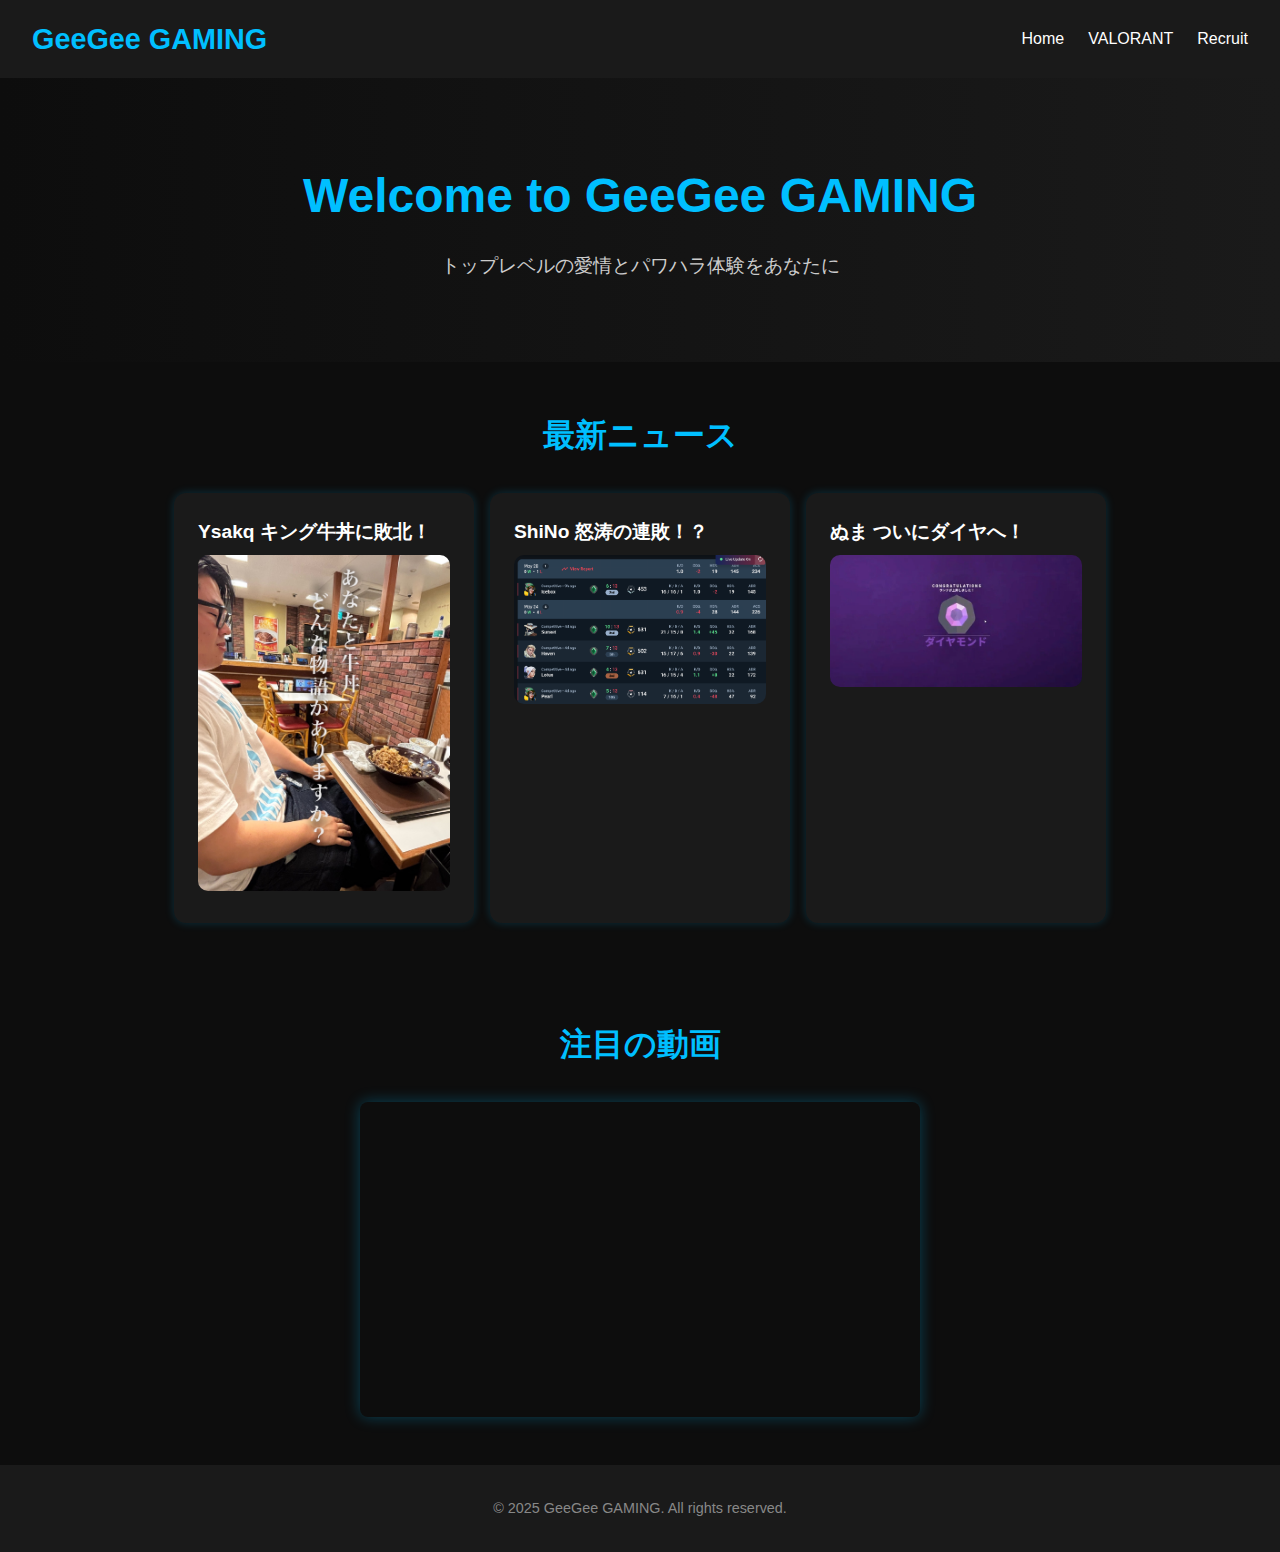
<file: index.html>
<!DOCTYPE html>
<html lang="ja">
<head>
  <meta charset="UTF-8">
  <meta name="viewport" content="width=device-width, initial-scale=1.0">
  <title>GeeGee GAMING | Top</title>
  <link rel="stylesheet" href="css/zeta.css">
  <script defer src="js/main.js"></script>
</head>
<body>
  <header>
    <nav class="navbar fade-in">
      <div class="logo">GeeGee GAMING</div>
      <ul class="nav-links">
        <li><a href="index.html">Home</a></li>
        <li><a href="valorant.html">VALORANT</a></li>
        <li><a href="creator.html">Recruit</a></li>
      </ul>
    </nav>
  </header>

  <main>
    <section class="hero fade-in">
      <h1>Welcome to GeeGee GAMING</h1>
      <p>トップレベルの愛情とパワハラ体験をあなたに</p>
    </section>

    <section class="news fade-in">
      <h2>最新ニュース</h2>
      <div class="news-slider">
        <div class="news-item">
            <h3>Ysakq キング牛丼に敗北！</h3>
            <img src="images/king.jpg">
        </div>
        <div class="news-item">
            <h3>ShiNo 怒涛の連敗！？</h3>
            <img src="images/renpai.png" >
        </div>
        <div class="news-item">
            <h3>ぬま ついにダイヤへ！</h3>
            <img src="images/daiya.webp">
        </div>
      </div>
    </section>

    <section class="media">
      <h2>注目の動画</h2>
      <div class="video-wrapper">
        <iframe width="560" height="315" src="https://www.youtube.com/embed/Pl4I2YuPO88" title="YouTube video" allowfullscreen></iframe>
      </div>
    </section>
  </main>

  <footer>
    <p>&copy; 2025 GeeGee GAMING. All rights reserved.</p>
  </footer>
</body>
</html>
</file>
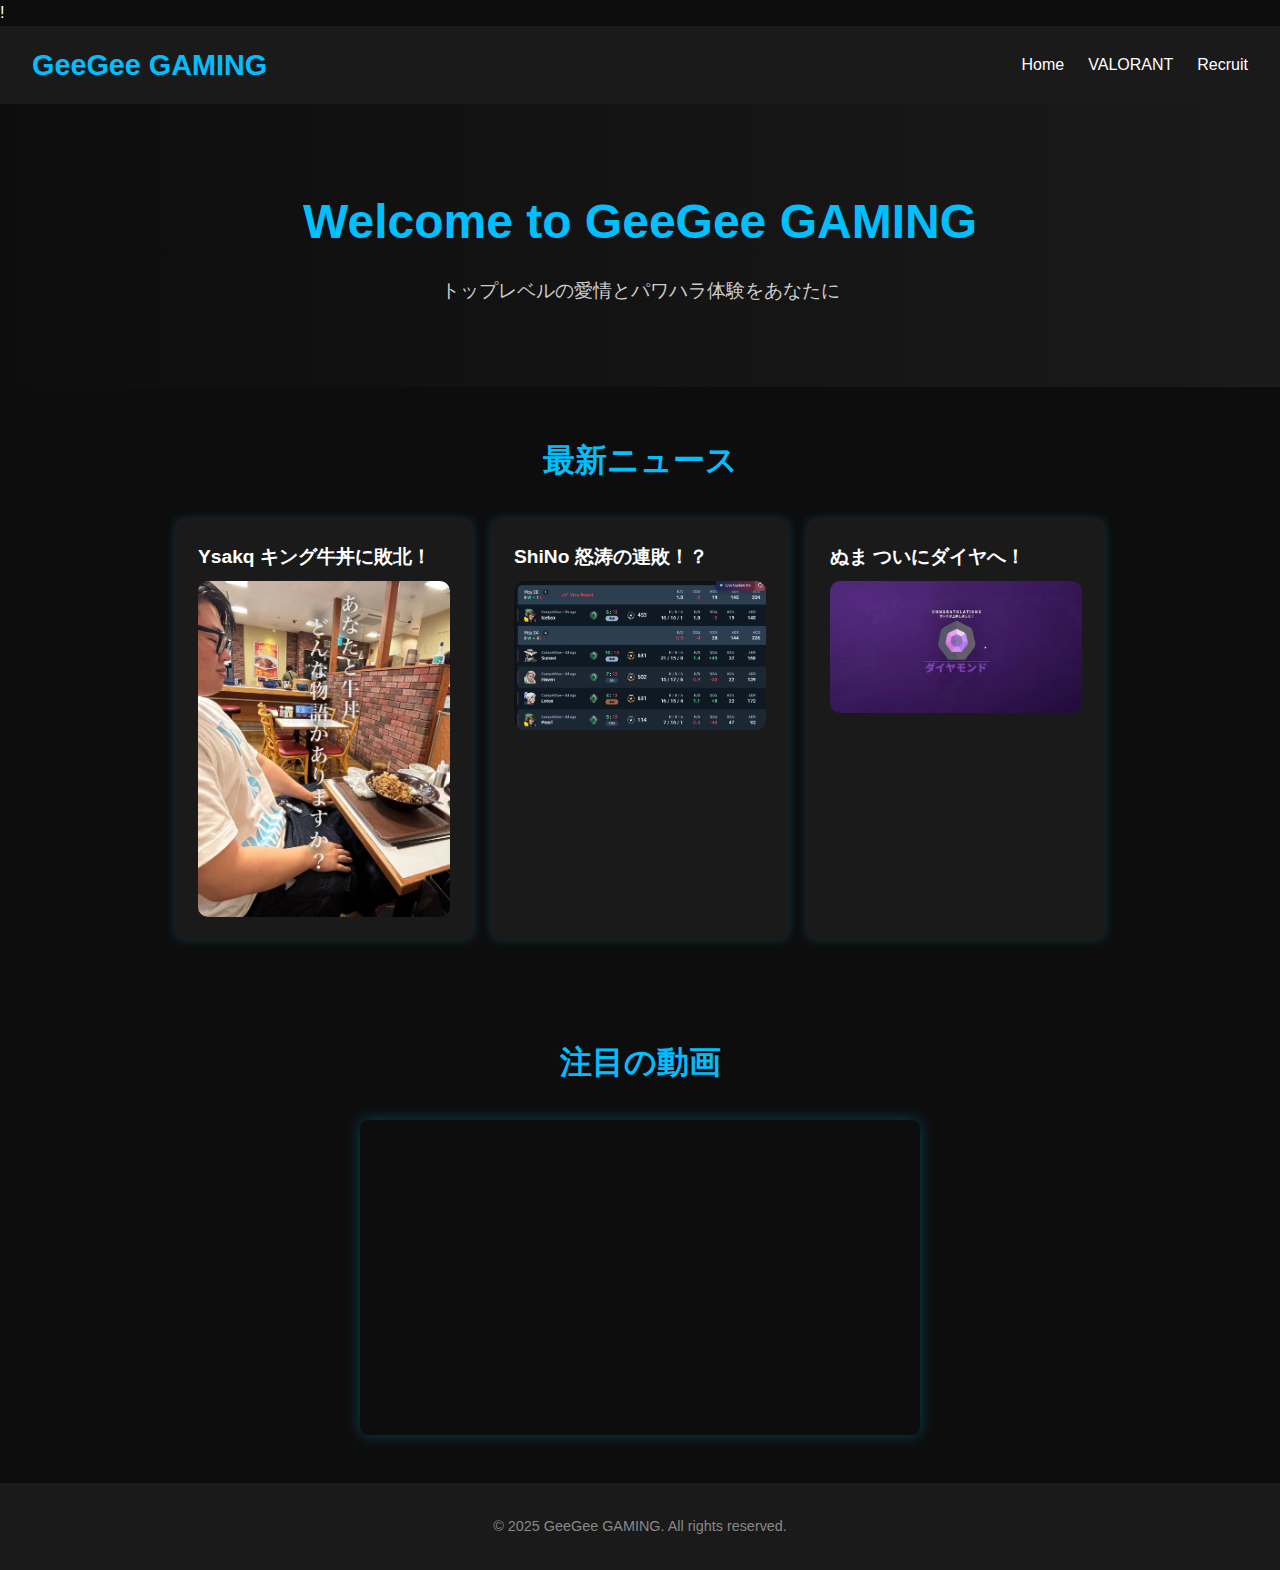
<file: GeeGee/index.html>
!<!DOCTYPE html>
<html lang="ja">
<head>
  <meta charset="UTF-8">
  <meta name="viewport" content="width=device-width, initial-scale=1.0">
  <title>GeeGee GAMING | Top</title>
  <link rel="stylesheet" href="css/zeta.css">
  <script defer src="js/main.js"></script>
</head>
<body>
  <header>
    <nav class="navbar fade-in">
      <div class="logo">GeeGee GAMING</div>
      <ul class="nav-links">
        <li><a href="index.html">Home</a></li>
        <li><a href="valorant.html">VALORANT</a></li>
        <li><a href="creator.html">Recruit</a></li>
      </ul>
    </nav>
  </header>

  <main>
    <section class="hero fade-in">
      <h1>Welcome to GeeGee GAMING</h1>
      <p>トップレベルの愛情とパワハラ体験をあなたに</p>
    </section>

    <section class="news fade-in">
      <h2>最新ニュース</h2>
      <div class="news-slider">
        <div class="news-item">
            <h3>Ysakq キング牛丼に敗北！</h3>
            <img src="images/king.jpg">
        </div>
        <div class="news-item">
            <h3>ShiNo 怒涛の連敗！？</h3>
            <img src="images/renpai.png" >
        </div>
        <div class="news-item">
            <h3>ぬま ついにダイヤへ！</h3>
            <img src="images/daiya.webp">
        </div>
      </div>
    </section>

    <section class="media">
      <h2>注目の動画</h2>
      <div class="video-wrapper">
        <iframe width="560" height="315" src="https://www.youtube.com/embed/Pl4I2YuPO88" title="YouTube video" allowfullscreen></iframe>
      </div>
    </section>
  </main>

  <footer>
    <p>&copy; 2025 GeeGee GAMING. All rights reserved.</p>
  </footer>
</body>
</html>
</file>
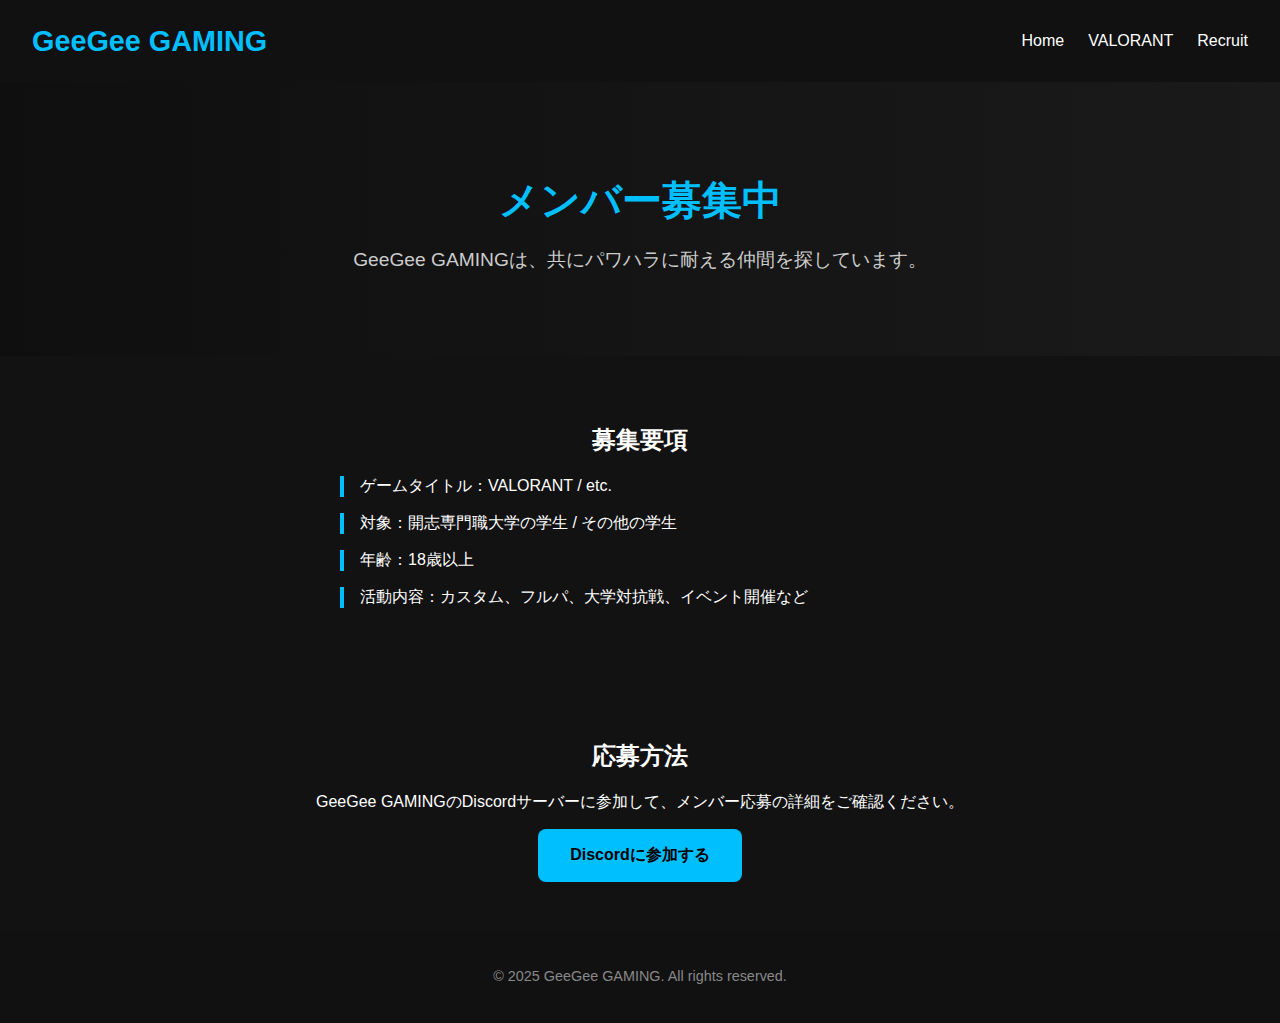
<file: creator.html>
<!DOCTYPE html>
<html lang="ja">
<head>
  <meta charset="UTF-8" />
  <meta name="viewport" content="width=device-width, initial-scale=1.0"/>
  <title>GeeGee GAMING | メンバー募集</title>
  <link rel="stylesheet" href="css/valorant.css">
  <script defer src="js/main.js"></script>
</head>
<body>
  <header>
    <nav class="navbar">
      <div class="logo">GeeGee GAMING</div>
      <ul class="nav-links">
        <li><a href="index.html">Home</a></li>
        <li><a href="valorant.html">VALORANT</a></li>
        <li><a href="creator.html">Recruit</a></li>
      </ul>
    </nav>
  </header>

  <main>
    <section class="hero fade-in">
      <h1>メンバー募集中</h1>
      <p>GeeGee GAMINGは、共にパワハラに耐える仲間を探しています。</p>
    </section>

    <section class="recruit-info fade-in">
      <h2>募集要項</h2>
      <ul>
        <li>ゲームタイトル：VALORANT / etc.</li>
        <li>対象：開志専門職大学の学生 / その他の学生</li>
        <li>年齢：18歳以上</li>
        <li>活動内容：カスタム、フルパ、大学対抗戦、イベント開催など</li>
      </ul>
    </section>

    <section class="apply fade-in">
      <h2>応募方法</h2>
      <p>GeeGee GAMINGのDiscordサーバーに参加して、メンバー応募の詳細をご確認ください。</p>
      <a href="https://discord.gg/uWhCSd2B" class="apply-button" target="_blank">
        Discordに参加する
      </a>
</section>


  

  <footer>
    <p>&copy; 2025 GeeGee GAMING. All rights reserved.</p>
  </footer>
</body>
</html>
</file>
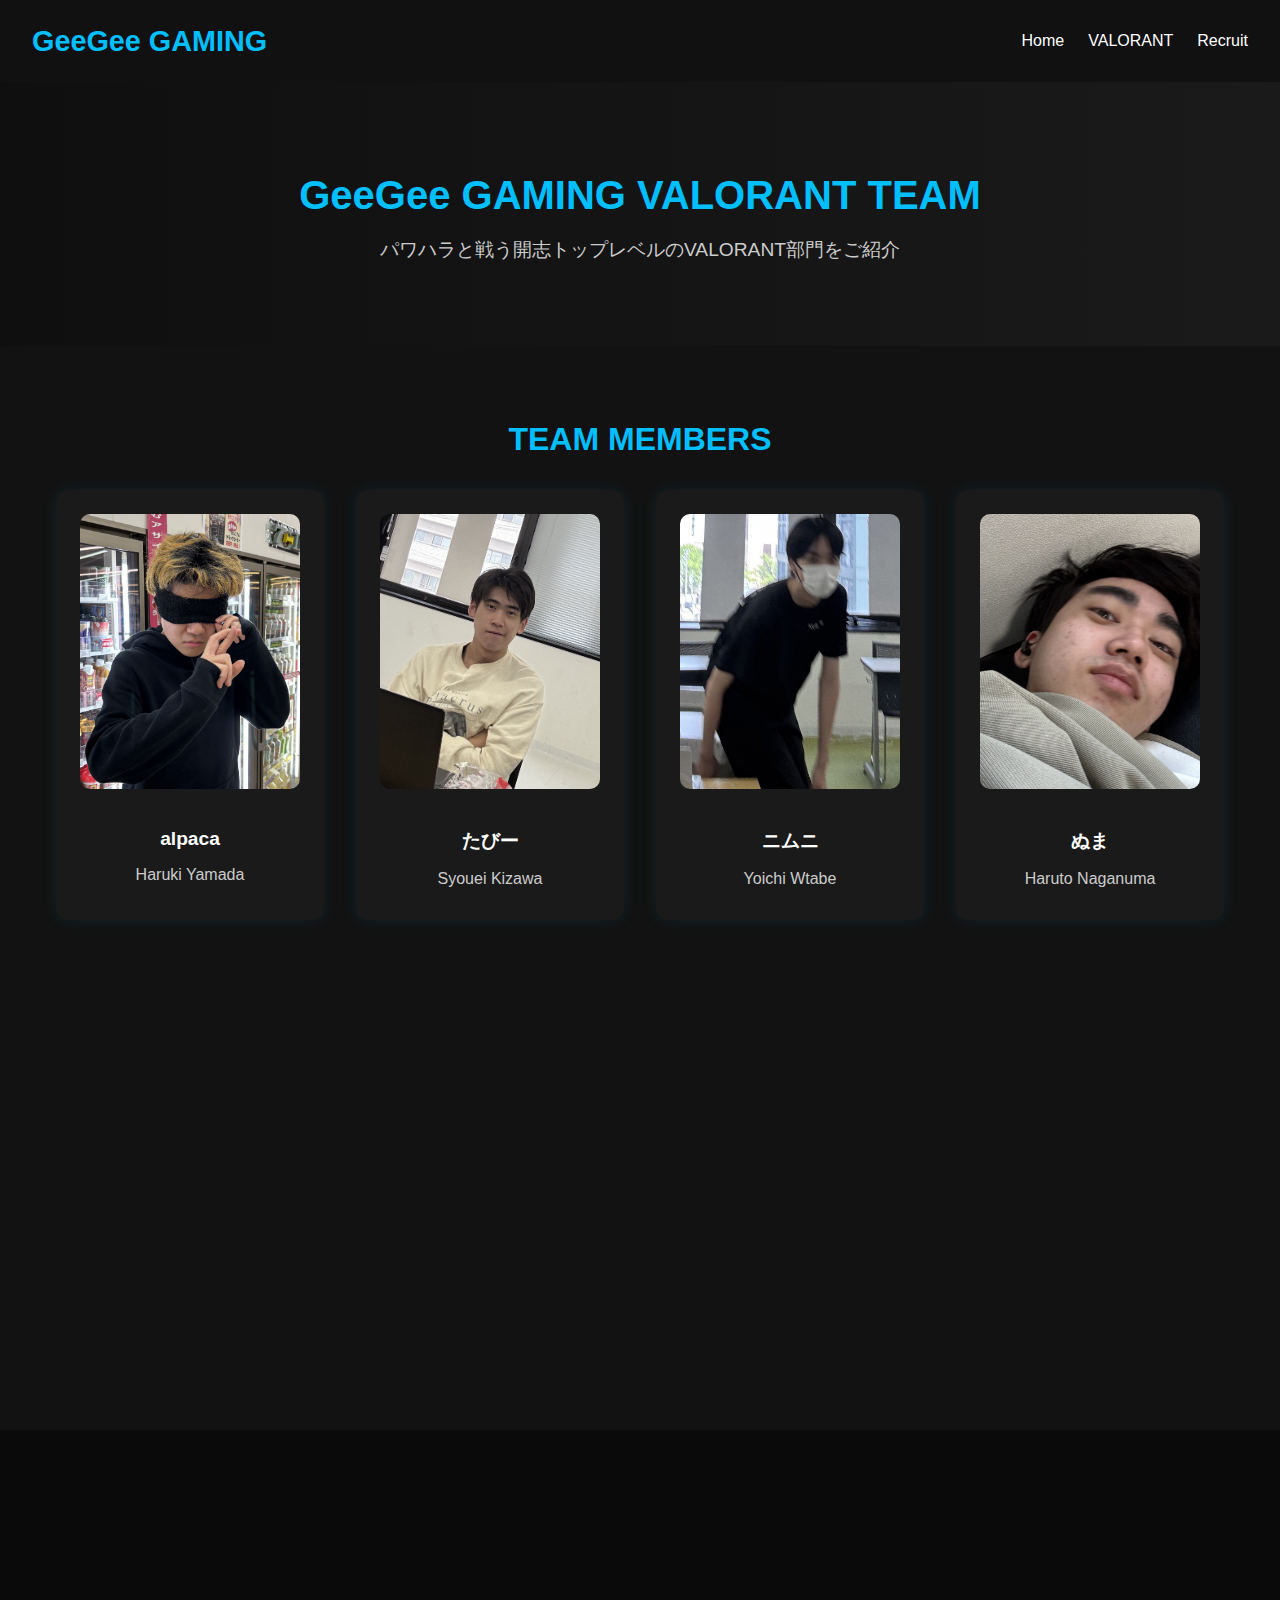
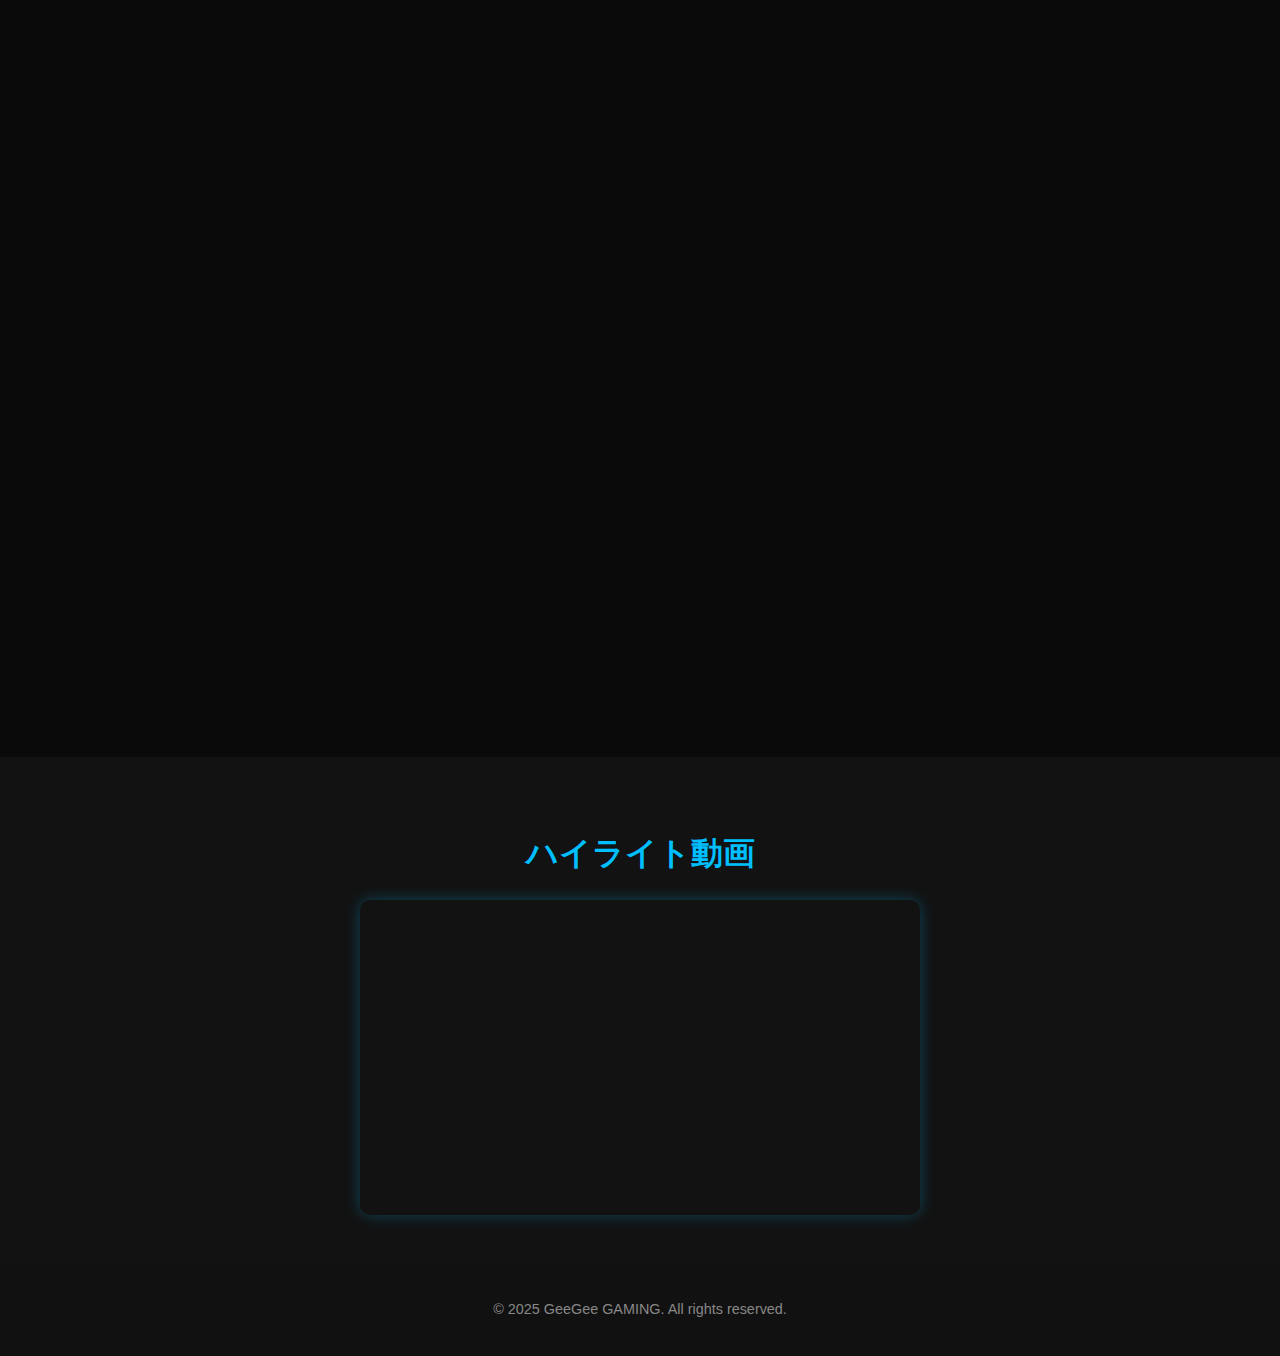
<file: valorant.html>
<!DOCTYPE html>
<html lang="ja">
<head>
  <meta charset="UTF-8">
  <meta name="viewport" content="width=device-width, initial-scale=1.0">
  <title>GeeGee GAMING | VALORANT部門</title>
  <link rel="stylesheet" href="css/valorant.css">
  <script defer src="js/main.js"></script>
</head>
<body>
  <header>
    <nav class="navbar fade-in">
      <div class="logo">GeeGee GAMING</div>
      <ul class="nav-links">
        <li><a href="index.html">Home</a></li>
        <li><a href="valorant.html">VALORANT</a></li>
        <li><a href="creator.html">Recruit</a></li>
      </ul>
    </nav>
  </header>

  <main>
    <section class="hero fade-in">
      <h1>GeeGee GAMING VALORANT TEAM</h1>
      <p>パワハラと戦う開志トップレベルのVALORANT部門をご紹介</p>
    </section>

    <section class="players fade-in ">
      <h2>TEAM MEMBERS</h2>
      <div class="player-cards fade-in">
        <div class="player-card fade-in">
          <img src="images/alpaca.jpg" alt="alpaca">
          <h3>alpaca</h3>
          <p>Haruki Yamada</p>
        </div>
        <div class="player-card">
          <img src="images/esho.jpg" alt="CLZ">
          <h3>たびー</h3>
          <p>Syouei Kizawa</p>
        </div>
        <div class="player-card fade-in">
          <img src="images/yoichi.jpg" alt="nimuni">
          <h3>ニムニ</h3>
          <p>Yoichi Wtabe</p>
        </div>
        <div class="player-card fade-in">
          <img src="images/numa.jpg" alt="numa">
          <h3>ぬま</h3>
          <p>Haruto Naganuma</p>
        </div>
        <div class="player-card fade-in">
          <img src="images/shino.jpg" alt="Shino">
          <h3>ShiNo</h3>
          <p>Mirai Takahasi</p>
        </div>
        <div class="player-card fade-in">
          <img src="images/yasaka.jpg" alt="yasaka">
          <h3>やさか</h3>
          <p>Sota Hayasaka</p>
        </div>
      </div>
    </section>

    <section class="players fade-in">
      <h2>パワハラ上司</h2>
      <div class="player-cards fade-in">
        <div class="player-card fade-in">
          <img src="images/pawahara.jpg" alt="XQQ">
          <h3>Yasakq</h3>
          <p>Head Coach</p>
        </div>
      </div>
    </section>

    <section class="achievements fade-in">
      <h2>活動</h2>
      <ul>
        <li>2024.7 『開志カスタム開催』</li>
        <li>2024.7 『alpacaイモータルまでの軌跡』 開始</li>
        <li>2024.8 『GeeGee GAMING』始動</li>
      </ul>
    </section>

    <section class="media">
      <h2>ハイライト動画</h2>
      <div class="video-wrapper">
        <iframe width="560" height="315" src="https://www.youtube.com/embed/VA8Xg6Fw-nY" allowfullscreen></iframe>
      </div>
    </section>
  </main>

  <footer>
    <p>&copy; 2025 GeeGee GAMING. All rights reserved.</p>
  </footer>
</body>
</html>
</file>
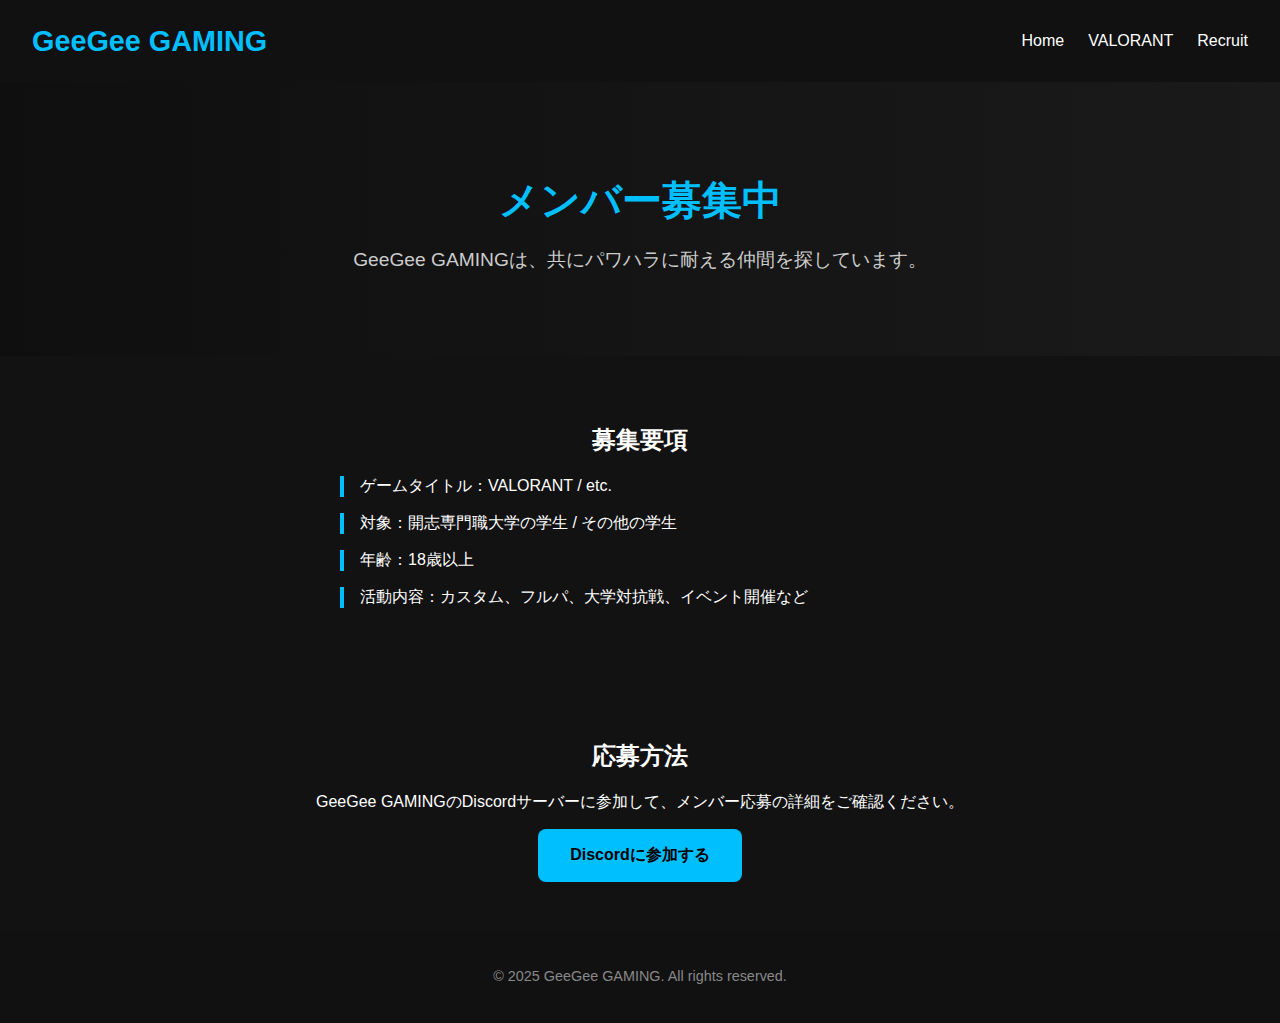
<file: GeeGee/creator.html>
<!DOCTYPE html>
<html lang="ja">
<head>
  <meta charset="UTF-8" />
  <meta name="viewport" content="width=device-width, initial-scale=1.0"/>
  <title>ZETA DIVISION | メンバー募集</title>
  <link rel="stylesheet" href="css/valorant.css">
  <script defer src="js/main.js"></script>
</head>
<body>
  <header>
    <nav class="navbar">
      <div class="logo">GeeGee GAMING</div>
      <ul class="nav-links">
        <li><a href="index.html">Home</a></li>
        <li><a href="valorant.html">VALORANT</a></li>
        <li><a href="creator.html">Recruit</a></li>
      </ul>
    </nav>
  </header>

  <main>
    <section class="hero fade-in">
      <h1>メンバー募集中</h1>
      <p>GeeGee GAMINGは、共にパワハラに耐える仲間を探しています。</p>
    </section>

    <section class="recruit-info fade-in">
      <h2>募集要項</h2>
      <ul>
        <li>ゲームタイトル：VALORANT / etc.</li>
        <li>対象：開志専門職大学の学生 / その他の学生</li>
        <li>年齢：18歳以上</li>
        <li>活動内容：カスタム、フルパ、大学対抗戦、イベント開催など</li>
      </ul>
    </section>

    <section class="apply fade-in">
      <h2>応募方法</h2>
      <p>GeeGee GAMINGのDiscordサーバーに参加して、メンバー応募の詳細をご確認ください。</p>
      <a href="https://discord.gg/RbY3AbQF" class="apply-button" target="_blank">
        Discordに参加する
      </a>
</section>


  

  <footer>
    <p>&copy; 2025 GeeGee GAMING. All rights reserved.</p>
  </footer>
</body>
</html>
</file>
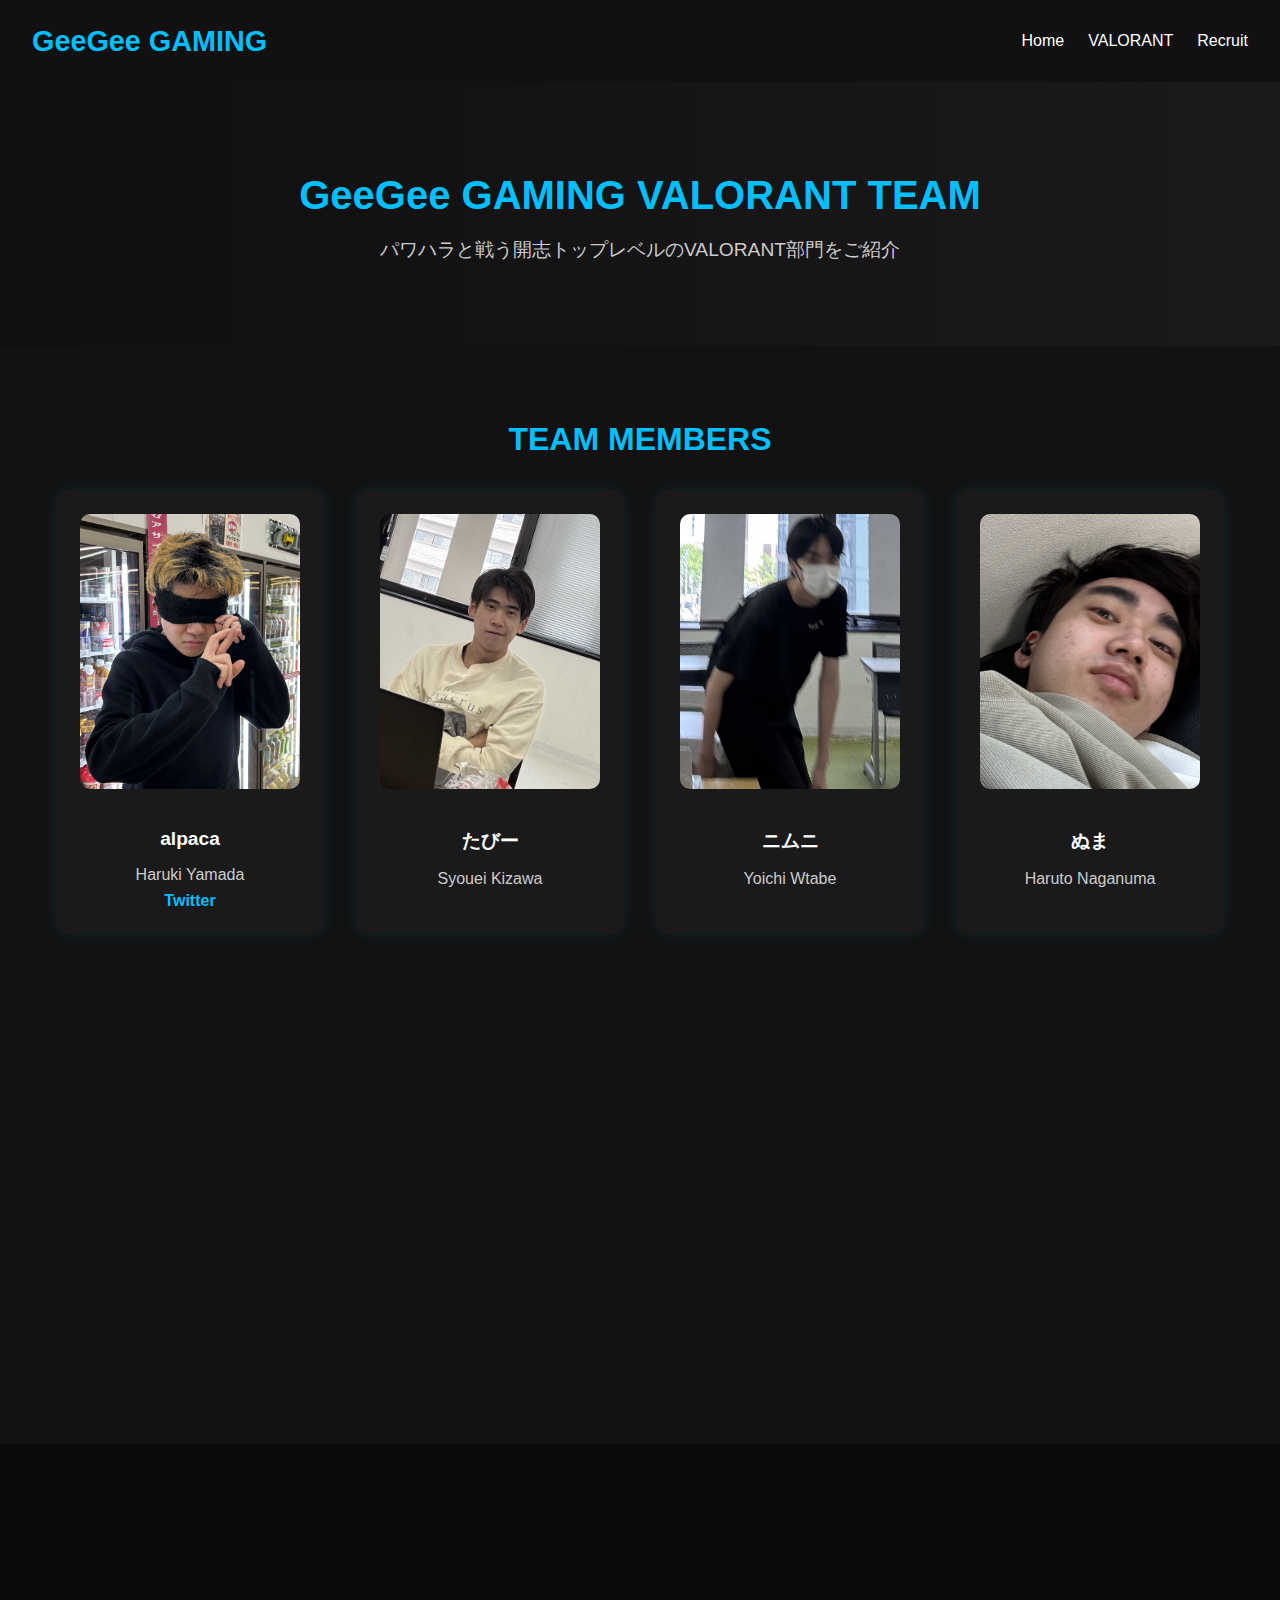
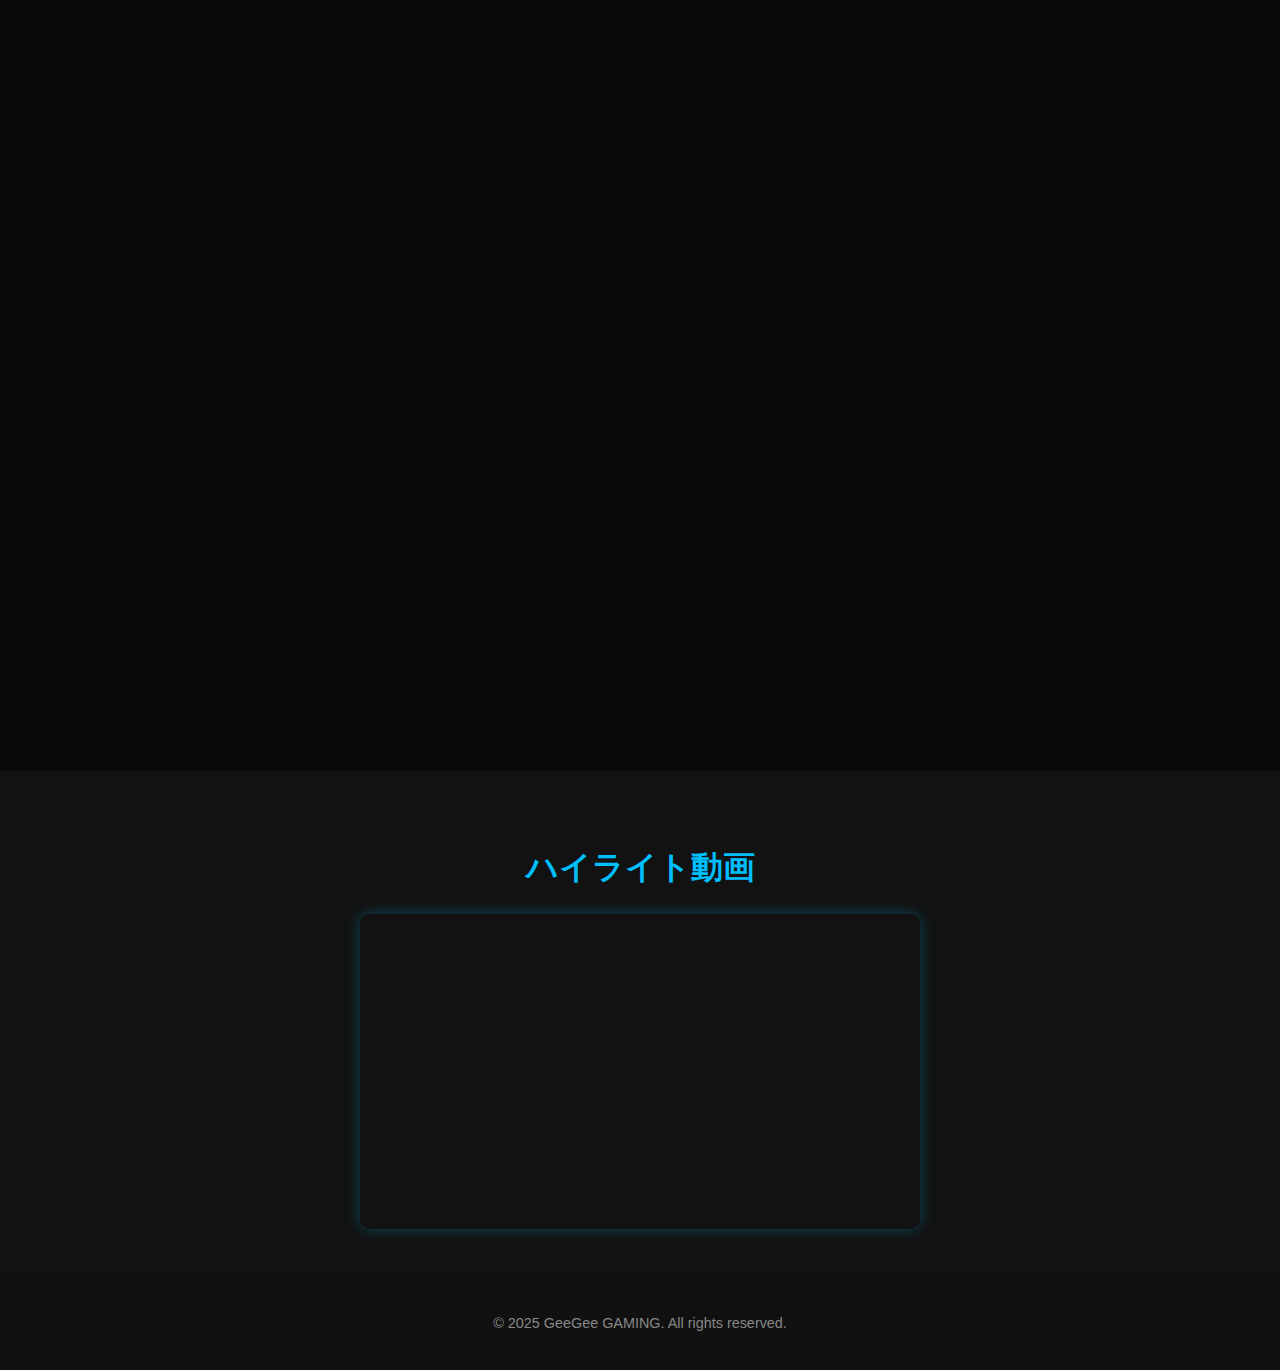
<file: GeeGee/valorant.html>
<!DOCTYPE html>
<html lang="ja">
<head>
  <meta charset="UTF-8">
  <meta name="viewport" content="width=device-width, initial-scale=1.0">
  <title>GeeGee GAMING | VALORANT部門</title>
  <link rel="stylesheet" href="css/valorant.css">
  <script defer src="js/main.js"></script>
</head>
<body>
  <header>
    <nav class="navbar fade-in">
      <div class="logo">GeeGee GAMING</div>
      <ul class="nav-links">
        <li><a href="index.html">Home</a></li>
        <li><a href="valorant.html">VALORANT</a></li>
        <li><a href="creator.html">Recruit</a></li>
      </ul>
    </nav>
  </header>

  <main>
    <section class="hero fade-in">
      <h1>GeeGee GAMING VALORANT TEAM</h1>
      <p>パワハラと戦う開志トップレベルのVALORANT部門をご紹介</p>
    </section>

    <section class="players fade-in ">
      <h2>TEAM MEMBERS</h2>
      <div class="player-cards fade-in">
        <div class="player-card fade-in">
          <img src="images/alpaca.jpg" alt="alpaca">
          <h3>alpaca</h3>
          <p>Haruki Yamada</p>
          <a href="#">Twitter</a>
        </div>
        <div class="player-card">
          <img src="images/esho.jpg" alt="CLZ">
          <h3>たびー</h3>
          <p>Syouei Kizawa</p>
        </div>
        <div class="player-card fade-in">
          <img src="images/yoichi.jpg" alt="nimuni">
          <h3>ニムニ</h3>
          <p>Yoichi Wtabe</p>
        </div>
        <div class="player-card fade-in">
          <img src="images/numa.jpg" alt="numa">
          <h3>ぬま</h3>
          <p>Haruto Naganuma</p>
        </div>
        <div class="player-card fade-in">
          <img src="images/shino.jpg" alt="Shino">
          <h3>ShiNo</h3>
          <p>Mirai Takahasi</p>
        </div>
        <div class="player-card fade-in">
          <img src="images/yasaka.jpg" alt="yasaka">
          <h3>やさか</h3>
          <p>Sota Hayasaka</p>
        </div>
      </div>
    </section>

    <section class="players fade-in">
      <h2>パワハラ上司</h2>
      <div class="player-cards fade-in">
        <div class="player-card fade-in">
          <img src="images/pawahara.jpg" alt="XQQ">
          <h3>Yasakq</h3>
          <p>Head Coach</p>
        </div>
      </div>
    </section>

    <section class="achievements fade-in">
      <h2>活動</h2>
      <ul>
        <li>2024.7 『開志カスタム開催』</li>
        <li>2024.7 『alpacaイモータルまでの軌跡』 開始</li>
        <li>2024.8 『GeeGee GAMING』始動</li>
      </ul>
    </section>

    <section class="media">
      <h2>ハイライト動画</h2>
      <div class="video-wrapper">
        <iframe width="560" height="315" src="https://www.youtube.com/embed/VA8Xg6Fw-nY" allowfullscreen></iframe>
      </div>
    </section>
  </main>

  <footer>
    <p>&copy; 2025 GeeGee GAMING. All rights reserved.</p>
  </footer>
</body>
</html>
</file>
<file: css/zeta.css>
* {
  margin: 0;
  padding: 0;
  box-sizing: border-box;
}

body {
  font-family: 'Arial', sans-serif;
  background-color: #0d0d0d;
  color: #ffffff;
  line-height: 1.6;
}

.navbar {
  background-color: #1a1a1a;
  display: flex;
  justify-content: space-between;
  align-items: center;
  padding: 1rem 2rem;
  box-shadow: 0 2px 5px rgba(0,0,0,0.7);
}

.navbar .logo {
  font-size: 1.8rem;
  font-weight: bold;
  color: #00bfff;
}

.nav-links {
  list-style: none;
  display: flex;
  gap: 1.5rem;
}

.nav-links a {
  text-decoration: none;
  color: #ffffff;
  transition: color 0.3s;
}

.nav-links a:hover {
  color: #00bfff;
}

.hero {
  background: linear-gradient(90deg, #0d0d0d, #1a1a1a);
  text-align: center;
  padding: 5rem 2rem;
}

.hero h1 {
  font-size: 3rem;
  margin-bottom: 1rem;
  color: #00bfff;
}

.hero p {
  font-size: 1.2rem;
  color: #ccc;
}

.news {
  background-color: #0d0d0d;
  padding: 3rem 2rem;
  text-align: center;
}

.news h2 {
  font-size: 2rem;
  color: #00bfff;
  margin-bottom: 2rem;
}

.news-list {
  display: flex;
  flex-wrap: wrap;
  justify-content: center;
  gap: 2rem;
}

.news-slider {
  display: flex;
  gap: 1rem;
  justify-content: center;
  flex-wrap: wrap;
}

.news-item {
  background-color: #1a1a1a;
  padding: 1.5rem;
  border-radius: 12px;
  width: 300px;
  box-shadow: 0 0 10px rgba(0, 191, 255, 0.2);
  text-align: left;
}


.news-item h3 {
  color: #fff;
  font-size: 1.2rem;
  margin-bottom: 0.5rem;
}



.news-item img {
  width: 100%;
  border-radius: 10px;
}

.news-item:hover {
  transform: scale(1.05);
}

.media {
  padding: 3rem 2rem;
  background-color: #0d0d0d;
}

.media h2 {
  text-align: center;
  font-size: 2rem;
  margin-bottom: 2rem;
  color: #00bfff;
}

.video-wrapper {
  display: flex;
  justify-content: center;
}

iframe {
  border: none;
  max-width: 100%;
  border-radius: 8px;
  box-shadow: 0 0 15px rgba(0,191,255,0.3);
}

footer {
  text-align: center;
  padding: 2rem;
  background-color: #1a1a1a;
  color: #888;
  font-size: 0.9rem;
}

.fade-in {
  opacity: 0;
  transform: translateY(20px);
  transition: opacity 0.6s ease-out, transform 0.6s ease-out;
}

.fade-in.visible {
  opacity: 1;
  transform: translateY(0);
}
</file>
<file: GeeGee/css/zeta.css>
* {
  margin: 0;
  padding: 0;
  box-sizing: border-box;
}

body {
  font-family: 'Arial', sans-serif;
  background-color: #0d0d0d;
  color: #ffffff;
  line-height: 1.6;
}

.navbar {
  background-color: #1a1a1a;
  display: flex;
  justify-content: space-between;
  align-items: center;
  padding: 1rem 2rem;
  box-shadow: 0 2px 5px rgba(0,0,0,0.7);
}

.navbar .logo {
  font-size: 1.8rem;
  font-weight: bold;
  color: #00bfff;
}

.nav-links {
  list-style: none;
  display: flex;
  gap: 1.5rem;
}

.nav-links a {
  text-decoration: none;
  color: #ffffff;
  transition: color 0.3s;
}

.nav-links a:hover {
  color: #00bfff;
}

.hero {
  background: linear-gradient(90deg, #0d0d0d, #1a1a1a);
  text-align: center;
  padding: 5rem 2rem;
}

.hero h1 {
  font-size: 3rem;
  margin-bottom: 1rem;
  color: #00bfff;
}

.hero p {
  font-size: 1.2rem;
  color: #ccc;
}

.news {
  background-color: #0d0d0d;
  padding: 3rem 2rem;
  text-align: center;
}

.news h2 {
  font-size: 2rem;
  color: #00bfff;
  margin-bottom: 2rem;
}

.news-list {
  display: flex;
  flex-wrap: wrap;
  justify-content: center;
  gap: 2rem;
}

.news-slider {
  display: flex;
  gap: 1rem;
  justify-content: center;
  flex-wrap: wrap;
}

.news-item {
  background-color: #1a1a1a;
  padding: 1.5rem;
  border-radius: 12px;
  width: 300px;
  box-shadow: 0 0 10px rgba(0, 191, 255, 0.2);
  text-align: left;
}


.news-item h3 {
  color: #fff;
  font-size: 1.2rem;
  margin-bottom: 0.5rem;
}



.news-item img {
  width: 100%;
  border-radius: 10px;
}

.news-item:hover {
  transform: scale(1.05);
}

.media {
  padding: 3rem 2rem;
  background-color: #0d0d0d;
}

.media h2 {
  text-align: center;
  font-size: 2rem;
  margin-bottom: 2rem;
  color: #00bfff;
}

.video-wrapper {
  display: flex;
  justify-content: center;
}

iframe {
  border: none;
  max-width: 100%;
  border-radius: 8px;
  box-shadow: 0 0 15px rgba(0,191,255,0.3);
}

footer {
  text-align: center;
  padding: 2rem;
  background-color: #1a1a1a;
  color: #888;
  font-size: 0.9rem;
}

.fade-in {
  opacity: 0;
  transform: translateY(20px);
  transition: opacity 0.6s ease-out, transform 0.6s ease-out;
}

.fade-in.visible {
  opacity: 1;
  transform: translateY(0);
}
</file>
<file: css/valorant.css>
/* ベーススタイル */
body {
  margin: 0;
  font-family: 'Segoe UI', sans-serif;
  background-color: #0a0a0a;
  color: #fff;
}

header {
  background-color: #111;
  padding: 1rem 2rem;
  box-shadow: 0 2px 10px rgba(0, 191, 255, 0.2);
}

.navbar {
  display: flex;
  justify-content: space-between;
  align-items: center;
}

.logo {
  font-size: 1.8rem;
  color: #00bfff;
  font-weight: bold;
}

.nav-links {
  list-style: none;
  display: flex;
  gap: 1.5rem;
}

.nav-links a {
  color: #fff;
  text-decoration: none;
  transition: color 0.3s;
}

.nav-links a:hover {
  color: #00bfff;
}

/* ヒーローセクション */
.hero {
  text-align: center;
  padding: 4rem 2rem;
  background: linear-gradient(to right, #0f0f0f, #1a1a1a);
}

.hero h1 {
  font-size: 2.5rem;
  color: #00bfff;
  margin-bottom: 1rem;
}

.hero p {
  font-size: 1.2rem;
  color: #ccc;
}

/* プレイヤー・コーチセクション共通 */
.players {
  background-color: #121212;
  padding: 3rem 2rem;
  text-align: center;
}

.players h2 {
  font-size: 2rem;
  margin-bottom: 2rem;
  color: #00bfff;
}

.player-cards {
  display: flex;
  justify-content: center;
  flex-wrap: wrap;
  gap: 2rem;
}

.player-card {
  background-color: #1a1a1a;
  padding: 1.5rem;
  border-radius: 12px;
  width: 220px;
  box-shadow: 0 0 15px rgba(0,191,255,0.1);
  transition: transform 0.3s, box-shadow 0.3s;
}

.player-card:hover {
  transform: translateY(-5px);
  box-shadow: 0 0 20px rgba(0,191,255,0.4);
}

.player-card img {
  width: 100%;
  border-radius: 10px;
  margin-bottom: 1rem;
}

.player-card h3 {
  margin-bottom: 0.5rem;
  color: #ffffff;
  font-size: 1.2rem;
}

.player-card p {
  margin-bottom: 0.5rem;
  color: #ccc;
}

.player-card a {
  color: #00bfff;
  text-decoration: none;
  font-weight: bold;
}

.player-card a:hover {
  text-decoration: underline;
}

/* 戦績 */
.achievements {
  background-color: #0d0d0d;
  padding: 3rem 2rem;
  text-align: center;
}

.achievements h2 {
  font-size: 2rem;
  margin-bottom: 1.5rem;
  color: #00bfff;
}

.achievements ul {
  list-style: none;
  padding: 0;
}

.achievements li {
  margin-bottom: 0.75rem;
  font-size: 1.1rem;
  color: #eee;
}

/* ハイライト動画 */
.media {
  background-color: #121212;
  padding: 3rem 2rem;
  text-align: center;
}

.media h2 {
  font-size: 2rem;
  margin-bottom: 1.5rem;
  color: #00bfff;
}

.video-wrapper {
  display: flex;
  justify-content: center;
}

.video-wrapper iframe {
  border: none;
  border-radius: 10px;
  max-width: 100%;
  box-shadow: 0 0 15px rgba(0,191,255,0.3);
}

/* フッター */
footer {
  background-color: #111;
  text-align: center;
  padding: 1.5rem 1rem;
  font-size: 0.9rem;
  color: #888;
}

@media (max-width: 768px) {
  .player-cards {
    flex-direction: column;
    align-items: center;
  }
}

.fade-in {
  opacity: 0;
  transform: translateY(20px);
  transition: opacity 0.6s ease-out, transform 0.6s ease-out;
}

.fade-in.visible {
  opacity: 1;
  transform: translateY(0);
}

.recruit-info, .apply {
  background-color: #121212;
  padding: 3rem 2rem;
  color: #fff;
  text-align: center;
}

.recruit-info ul {
  list-style: none;
  padding: 0;
  margin: 1rem auto;
  max-width: 600px;
  text-align: left;
}

.recruit-info ul li {
  margin-bottom: 1rem;
  border-left: 4px solid #00bfff;
  padding-left: 1rem;
}

.apply-button {
  display: inline-block;
  background-color: #00bfff;
  color: #000;
  padding: 1rem 2rem;
  border-radius: 8px;
  text-decoration: none;
  font-weight: bold;
  transition: background 0.3s ease;
}

.apply-button:hover {
  background-color: #0099cc;
}
</file>
<file: GeeGee/css/valorant.css>
/* ベーススタイル */
body {
  margin: 0;
  font-family: 'Segoe UI', sans-serif;
  background-color: #0a0a0a;
  color: #fff;
}

header {
  background-color: #111;
  padding: 1rem 2rem;
  box-shadow: 0 2px 10px rgba(0, 191, 255, 0.2);
}

.navbar {
  display: flex;
  justify-content: space-between;
  align-items: center;
}

.logo {
  font-size: 1.8rem;
  color: #00bfff;
  font-weight: bold;
}

.nav-links {
  list-style: none;
  display: flex;
  gap: 1.5rem;
}

.nav-links a {
  color: #fff;
  text-decoration: none;
  transition: color 0.3s;
}

.nav-links a:hover {
  color: #00bfff;
}

/* ヒーローセクション */
.hero {
  text-align: center;
  padding: 4rem 2rem;
  background: linear-gradient(to right, #0f0f0f, #1a1a1a);
}

.hero h1 {
  font-size: 2.5rem;
  color: #00bfff;
  margin-bottom: 1rem;
}

.hero p {
  font-size: 1.2rem;
  color: #ccc;
}

/* プレイヤー・コーチセクション共通 */
.players {
  background-color: #121212;
  padding: 3rem 2rem;
  text-align: center;
}

.players h2 {
  font-size: 2rem;
  margin-bottom: 2rem;
  color: #00bfff;
}

.player-cards {
  display: flex;
  justify-content: center;
  flex-wrap: wrap;
  gap: 2rem;
}

.player-card {
  background-color: #1a1a1a;
  padding: 1.5rem;
  border-radius: 12px;
  width: 220px;
  box-shadow: 0 0 15px rgba(0,191,255,0.1);
  transition: transform 0.3s, box-shadow 0.3s;
}

.player-card:hover {
  transform: translateY(-5px);
  box-shadow: 0 0 20px rgba(0,191,255,0.4);
}

.player-card img {
  width: 100%;
  border-radius: 10px;
  margin-bottom: 1rem;
}

.player-card h3 {
  margin-bottom: 0.5rem;
  color: #ffffff;
  font-size: 1.2rem;
}

.player-card p {
  margin-bottom: 0.5rem;
  color: #ccc;
}

.player-card a {
  color: #00bfff;
  text-decoration: none;
  font-weight: bold;
}

.player-card a:hover {
  text-decoration: underline;
}

/* 戦績 */
.achievements {
  background-color: #0d0d0d;
  padding: 3rem 2rem;
  text-align: center;
}

.achievements h2 {
  font-size: 2rem;
  margin-bottom: 1.5rem;
  color: #00bfff;
}

.achievements ul {
  list-style: none;
  padding: 0;
}

.achievements li {
  margin-bottom: 0.75rem;
  font-size: 1.1rem;
  color: #eee;
}

/* ハイライト動画 */
.media {
  background-color: #121212;
  padding: 3rem 2rem;
  text-align: center;
}

.media h2 {
  font-size: 2rem;
  margin-bottom: 1.5rem;
  color: #00bfff;
}

.video-wrapper {
  display: flex;
  justify-content: center;
}

.video-wrapper iframe {
  border: none;
  border-radius: 10px;
  max-width: 100%;
  box-shadow: 0 0 15px rgba(0,191,255,0.3);
}

/* フッター */
footer {
  background-color: #111;
  text-align: center;
  padding: 1.5rem 1rem;
  font-size: 0.9rem;
  color: #888;
}

@media (max-width: 768px) {
  .player-cards {
    flex-direction: column;
    align-items: center;
  }
}

.fade-in {
  opacity: 0;
  transform: translateY(20px);
  transition: opacity 0.6s ease-out, transform 0.6s ease-out;
}

.fade-in.visible {
  opacity: 1;
  transform: translateY(0);
}

.recruit-info, .apply {
  background-color: #121212;
  padding: 3rem 2rem;
  color: #fff;
  text-align: center;
}

.recruit-info ul {
  list-style: none;
  padding: 0;
  margin: 1rem auto;
  max-width: 600px;
  text-align: left;
}

.recruit-info ul li {
  margin-bottom: 1rem;
  border-left: 4px solid #00bfff;
  padding-left: 1rem;
}

.apply-button {
  display: inline-block;
  background-color: #00bfff;
  color: #000;
  padding: 1rem 2rem;
  border-radius: 8px;
  text-decoration: none;
  font-weight: bold;
  transition: background 0.3s ease;
}

.apply-button:hover {
  background-color: #0099cc;
}
</file>
